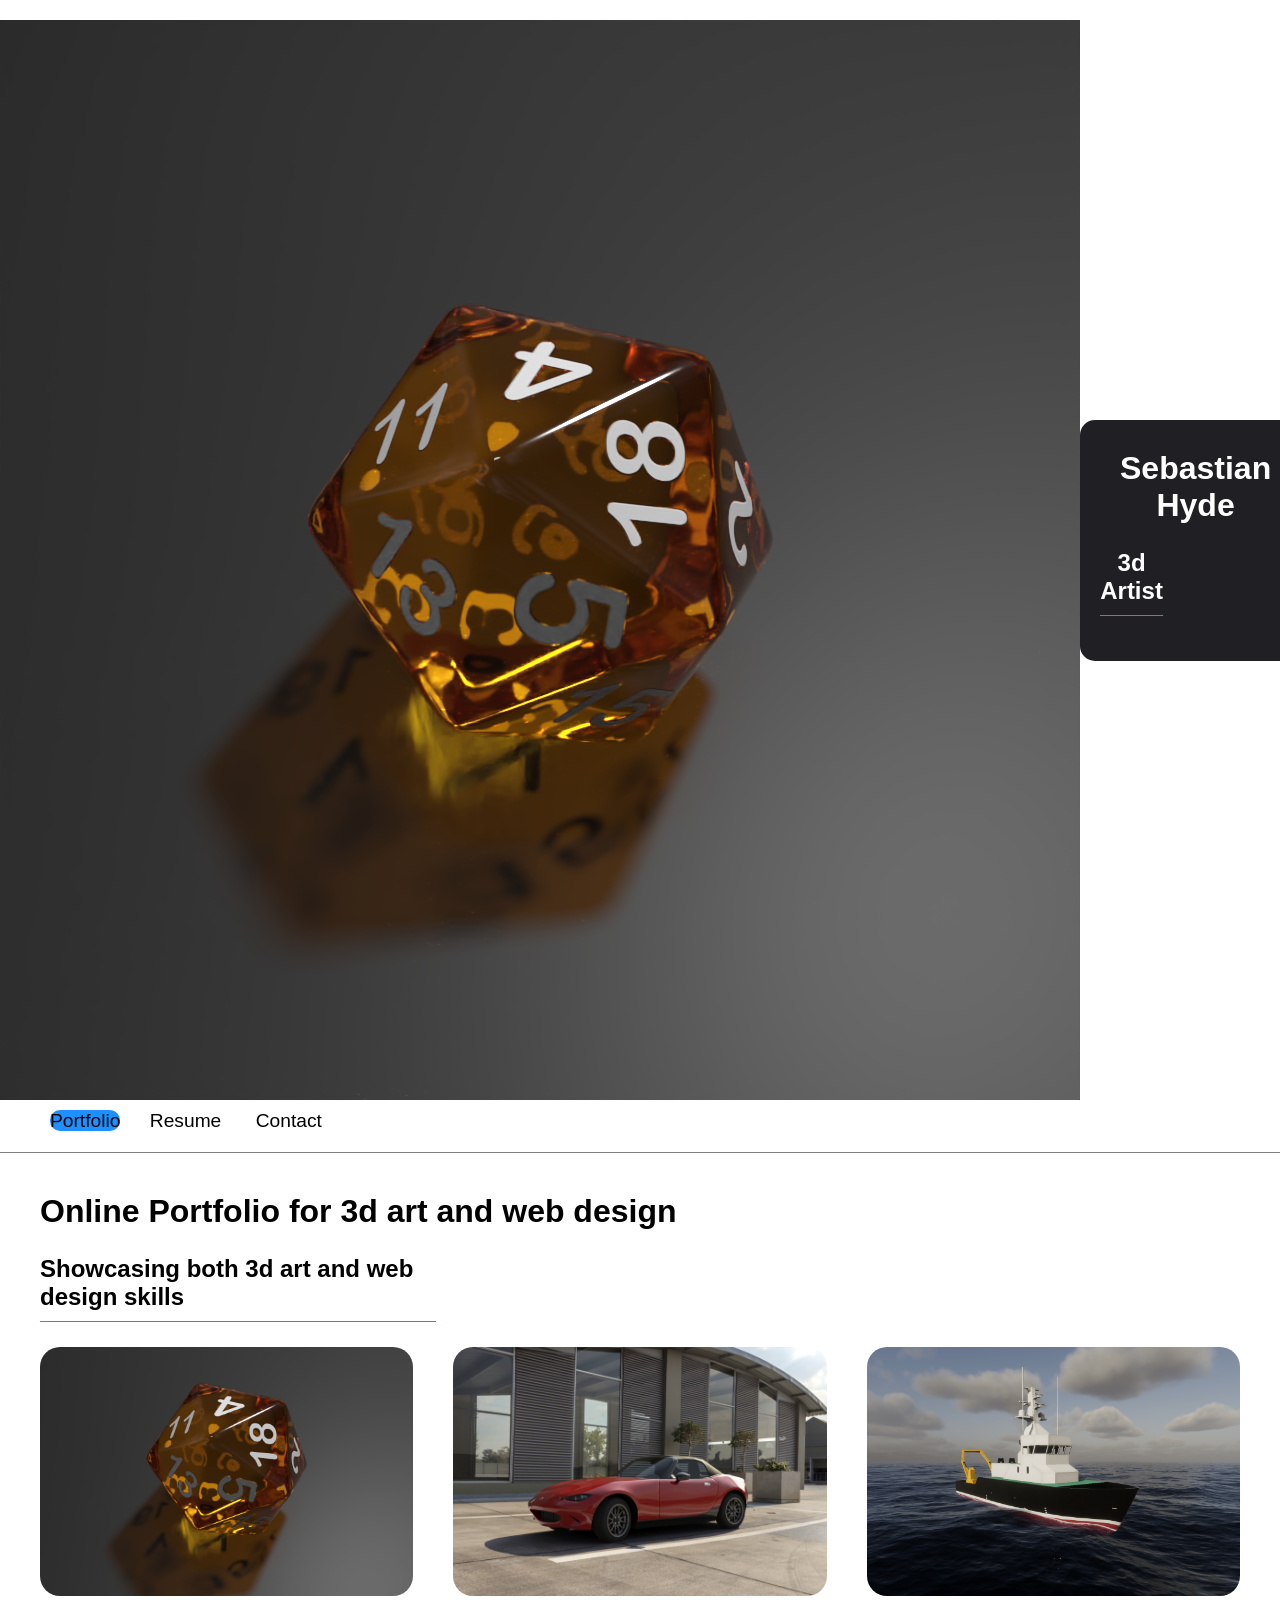
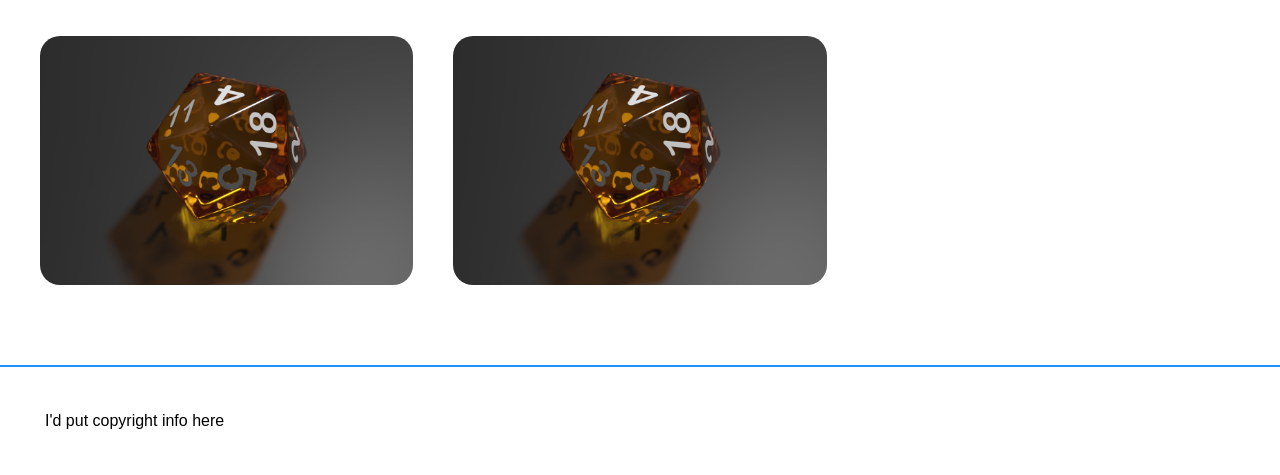
<file: resources/index.html>
<!DOCTYPE html>
<html>
    <head>
        <title>Sebastian Hyde Portfolio</title>
        <link href="style.css" rel="stylesheet">
    </head>
    <body>
        <header>
            <div class="container">
                <div id="logo">
                    <img src="../resources/images/orange.png">
                    <div class="intro">
                        <h1>Sebastian Hyde</h1>
                        <h2>3d Artist</h2>
                    </div>
                </div>
                <nav>
                    <ul>
                        <li class="nav current-page"><a href="#">Portfolio</a></li>
                        <li class="other-page"><a href="#">Resume</a></li>
                        <li class="other-page"><a href="#">Contact</a></li>
                    </ul>
                </nav>
            </div>
        </header>
        <main>
            <div class="description">
                <h1>Online Portfolio for 3d art and web design</h1>
                <h2>Showcasing both 3d art and web design skills</h2>
            </div>
            <div class="gallery">
                <div class="gallery-item">
                    <a href="#"><img src="../resources/images/orange.png"></a>
                </div>
                <div class="gallery-item">
                    <a href="#"><img src="../resources/images/hdri 3 v3.jpg"></a>
                </div>
                <div class="gallery-item">
                    <a href="#"><img src="../resources/images/shipFront.PNG"></a>
                </div>
                <div class="gallery-item">
                    <a href="#"><img src="../resources/images/orange.png"></a>
                </div>
                <div class="gallery-item">
                    <a href="#"><img src="../resources/images/orange.png"></a>
                </div>
            </div>
        </main>
        <footer>
            <div class="container">
                <p>I'd put copyright info here</p>
            </div>
        </footer>
    </body>
</html>
</file>
<file: resources/style.css>
* {
    font-family: 'Segoe UI', Tahoma, Geneva, Verdana, sans-serif, sans-serif;
    /* font-family: inter */
    margin: 0
}

:root{
    --gallery-columns: 3;
    --primary-color: dodgerblue;
    scroll-behavior: smooth;

    background-color: var(--background-color);
    color: var(--font-color)
}

[data-theme="dark"]{
    --background-color: #101014;
    --font-color: white; 
    --button-hover: rgba(255, 255, 255, 0.2);
}

[data-theme="light"]{
    --background-color: white;
    --font-color: #101014;
    --button-hover: rgba(0, 0, 0, 0.2);
}

header{
    position: sticky;
    z-index: 2;
    top: 0;
    display: flex;
    justify-content: center;
    color: var(--font-color);
    background-color: var(--background-color);
    border-bottom: 1px solid grey;
}

.header-right{
    display: flex;
    align-items: center;
}

.header-right svg{
    width: 2rem;
    height: auto;
    padding: 10px;
    transition: 0.25s;
    path{
        fill: var(--font-color);
    }
    circle{
        stroke: var(--font-color);
        stroke-width: 15px;
        r: 60px;
    }

    &:hover{
        background-color: var(--button-hover);
        border-radius: 10px;
    }
}

/* h1 span{
    text-shadow:0px 0px 0 rgb(183,183,183),1px 1px 0 rgb(165,165,165),2px 2px 0 rgb(148,148,148),3px 3px 0 rgb(130,130,130),4px 4px 0 rgb(113,113,113),5px 5px 0 rgb(95,95,95),6px 6px 0 rgb(78,78,78), 7px 7px 0 rgb(61,61,61),8px 8px 7px rgba(0,0,0,0.45),8px 8px 1px rgba(0,0,0,0.5),0px 0px 7px rgba(0,0,0,.2);
} */

h1 span{
    --s: 10px; /* the size on the corner */
  --t: 1px;  /* the thickness of the border */
  --gs: 1px; /* the gap between the border and image */
  --gt: 5px;
  
  padding: calc(var(--gs) + var(--t)) calc(var(--gt) + var(--t));
  outline: var(--t) solid white; /* the color here */
  outline-offset: calc(-1*var(--t));
  mask:
    conic-gradient(at var(--s) var(--s),#0000 75%,#000 0)
    0 0/calc(100% - var(--s)) calc(100% - var(--s)),
    linear-gradient(#000 0 0) content-box;
  transition: .4s;
}

header .container{
    display: flex;
    background-color: transparent;
    align-items: center;
    justify-content: space-between;
    width: 100%;
    padding: 20px 40px;
}

header .container li{
    display: inline;
    padding: 0;
    height: 100%;
    margin: 20px 15px;
    font-size: 1.2rem;
}

header .container a{
    text-decoration: none;
    color: var(--font-color);
}

.container{
    display: flex;
    flex-wrap: wrap;
    gap: 10px;
    background-color: rgb(32, 32, 36);
    border-radius: 15px;
    padding: 25px;
}

.about-item{
    background-color: hsl(240 6% 25%);
    color: white;
    border-radius: 5px;
    padding: 8px;
}

h2{
    margin: 25px 0;
    padding-bottom: 10px;
    max-width: 33%;
    border-bottom: 1px solid var(--primary-color);
}

.intro{
    text-align: center;
    background-color: rgb(32, 32, 36);
    border-radius: 15px;
    padding: 20px;
    margin-bottom: 40px;

    h1{
        margin: 10px 20px 20px;
    }

    p{
        margin: 10px 20px;
        font-size: 1.2rem;
    }
}

/* #logo img{
    max-width: 80px;
    border-radius: 50%;
    margin: 20px;
}

#logo{
    display: inline-flex;
    align-items: center;
} */

#logo{
    display: inline-flex;
    align-items: center;
    svg{
        width: 50px;
        height: auto;
        margin-right: 20px;
    }
}

a.fill-div {
    display: block;
    height: 100%;
    width: 100%;
    text-decoration: none;
}

svg path{
    fill: var(--primary-color)
}

.nav.current-page{
    background-color: var(--primary-color);
    border-radius: 10px;
    margin: 10px;
}

.other-page{
    padding: 0;
    margin: 20px auto;
    a{
        transition: 0.5s
    }
}

.other-page:hover{
    a{
        transition: 0s;
        color: grey;
    }
    border-bottom: 2px solid var(--primary-color);
}

main{
    padding: 40px;
}

.intro{
    color: white;
}

.interactive{
    box-sizing: border-box;
    width: 100%;
    aspect-ratio: 3 / 2;
    background-color: darkgrey;
    margin: 100px;
}

.lightbox{
    display: none;
    position: fixed;
    z-index: 2;
    left: 0;
    top: 0;
    width: 100%;
    height: 100%;
    background-color: black;
    justify-content: center;
    align-items: center;
}

.lightbox-content{
    max-width: 90%;
    max-height: 90%;
}

.close{
    transition: 0.25s;
    &:hover{
        transform: scale(1.5);
    }
}

.arrow{
    position: absolute;
    /* top: 50%; */
    /* transform: translateY(-50%); */
    font-size: 2rem;
    color: white;
    cursor: pointer;
    user-select: none;
    z-index: 3;
    transition: 0.25s;

    &:hover{
        transform: scale(1.5);
    }
}

.left{
    left: 40px;
}

.right{
    right: 40px;
}

.close{
    position: absolute;
    top: 20px;
    right: 30px;
    color: white;
    font-size: 30px;
    cursor: pointer;
}

.gallery{
    display: grid;
    grid-template-columns: repeat(var(--gallery-columns), 1fr);
    grid-template-rows: auto;
    max-width: 100%;
    max-height: 66%;
    gap: 40px;
    margin-bottom: 20px;
}

.gallery-item{
    position: relative;
    aspect-ratio: 3 / 2;
    overflow: hidden;
    transition: .25s;
    cursor: pointer;
    user-select: none;
    img{
        width: 100%;
        height: 100%;
        object-fit: cover;
        border-radius: 20px;
    }
}

.overlay {
    position: absolute;
    bottom: 0;
    height: 30%;
    width: 100%;
    opacity: 0;
    transition: .5s ease;
    background-color: #000000b3;
    background-image: linear-gradient(to top, rgba(0, 0, 0, 0.24), rgba(0, 0, 0, 0));
    border-bottom-left-radius: 20px;
    border-bottom-right-radius: 20px;
  }

  .gallery-item:hover{
    transform: scale(1.03);
    .overlay{
        opacity: 1;
    }
  }

  .text {
    color: white;
    font-size: 20px;
    position: absolute;
    top: 50%;
    left: 50%;
    -webkit-transform: translate(-50%, -50%);
    -ms-transform: translate(-50%, -50%);
    transform: translate(-50%, -50%);
    text-align: center;
  }

a.anchor{
    display: block;
    position: relative;
    top: -120px;
    visibility: hidden;
}

/* img{
    max-width: 100%;
    height: auto;
} */

footer{
    margin: 20px auto 0;
    border-top: 2px solid var(--primary-color);

    .container{
        background-color: transparent;
        justify-content: space-between;
    }

    p{
        margin: 20px;
        float: left;
    }
}

.color-swatch{
    box-sizing: border-box;
    display: inline-block;
    width: 50px;
    height: 50px;
    margin: 2px;
    background-color: red;
    border-radius: 50%;

    &:hover{
        border: 3px solid var(--font-color);
    }
}

.red{
    background-color: crimson;
}

.orange{
    background-color: orangered;
}

.yellow{
    background-color: gold;
}

.green{
    background-color: limegreen;
}

.blue{
    background-color: dodgerblue;
}

.violet{
    background-color: blueviolet;
}

@media only screen and (max-width: 1000px){
    :root{
        --gallery-columns: 1;
    }

    .gallery{
        margin: 10px;
    }

    .arrow{
        display: none;
    }

    .intro{
        text-align: center;

        h1{
            padding-bottom: 25px;
            border-bottom: 2px solid var(--primary-color);
        }

        p{
            font-size: 1.1rem;
        }
    }

    h2{
        max-width: 100%;
    }

    .about-item{
        font-size: 2rem;
        padding: 15px;
    }


}
</file>
